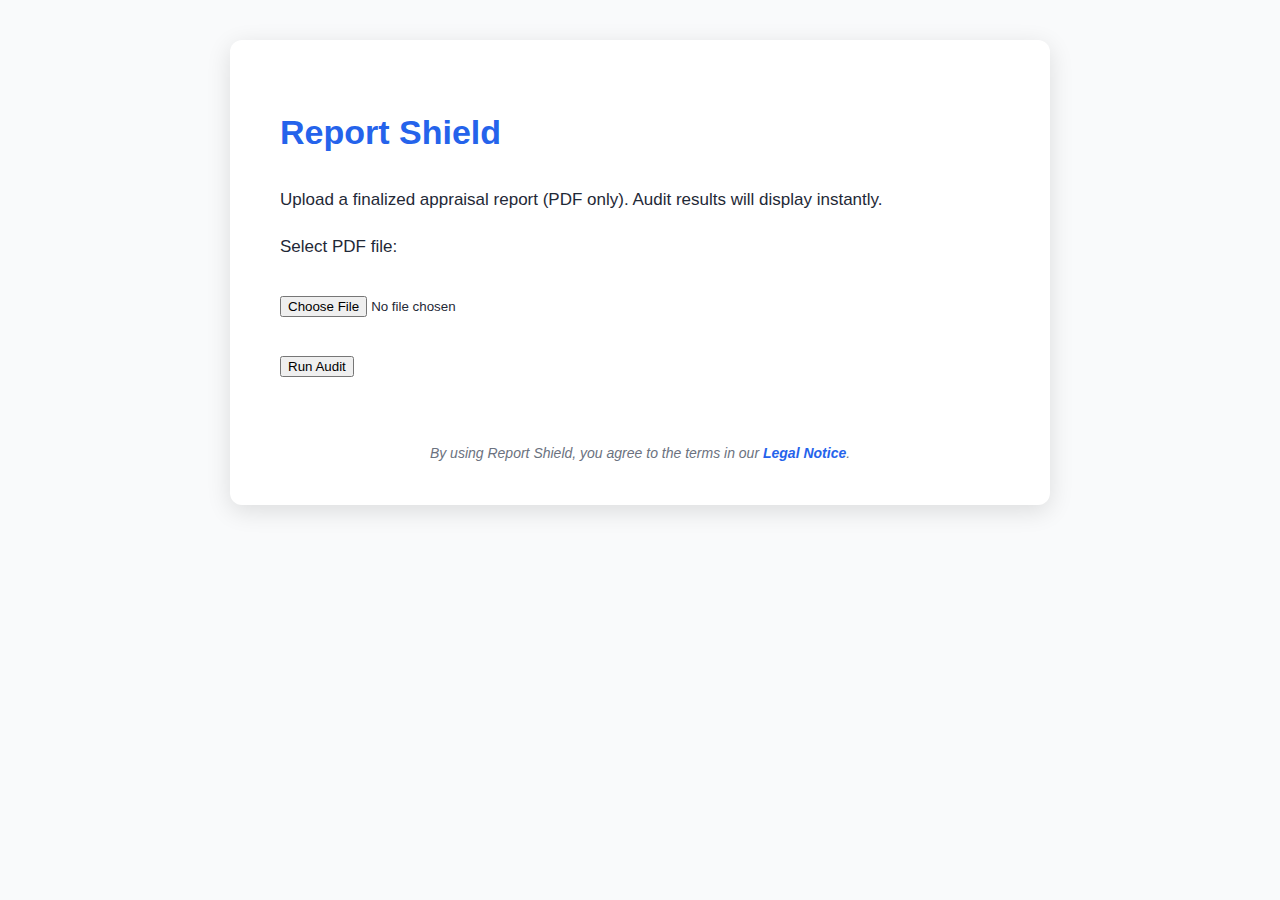
<file: templates/index.html>
<!DOCTYPE html>
<html lang="en">
<head>
  <meta charset="UTF-8" />
  <meta name="viewport" content="width=device-width, initial-scale=1" />
  <title>Upload Report – Report Shield</title>
  <link rel="stylesheet" href="/static/style.css" />
</head>
<body>
  <main class="container" role="main" aria-labelledby="page-title">
    <h1 id="page-title">Report Shield</h1>
    <p>Upload a finalized appraisal report (PDF only). Audit results will display instantly.</p>

    <form method="POST" enctype="multipart/form-data">
      <label for="file">Select PDF file:</label><br /><br />
      <input type="file" name="file" accept=".pdf" required /><br /><br />
      <button type="submit">Run Audit</button>
    </form>

    <footer style="margin-top: 60px; font-size: 14px; color: #6b7280;">
      By using Report Shield, you agree to the terms in our
      <a href="/legal?key=your-access-key">Legal Notice</a>.
    </footer>
  </main>
</body>
</html>
</file>
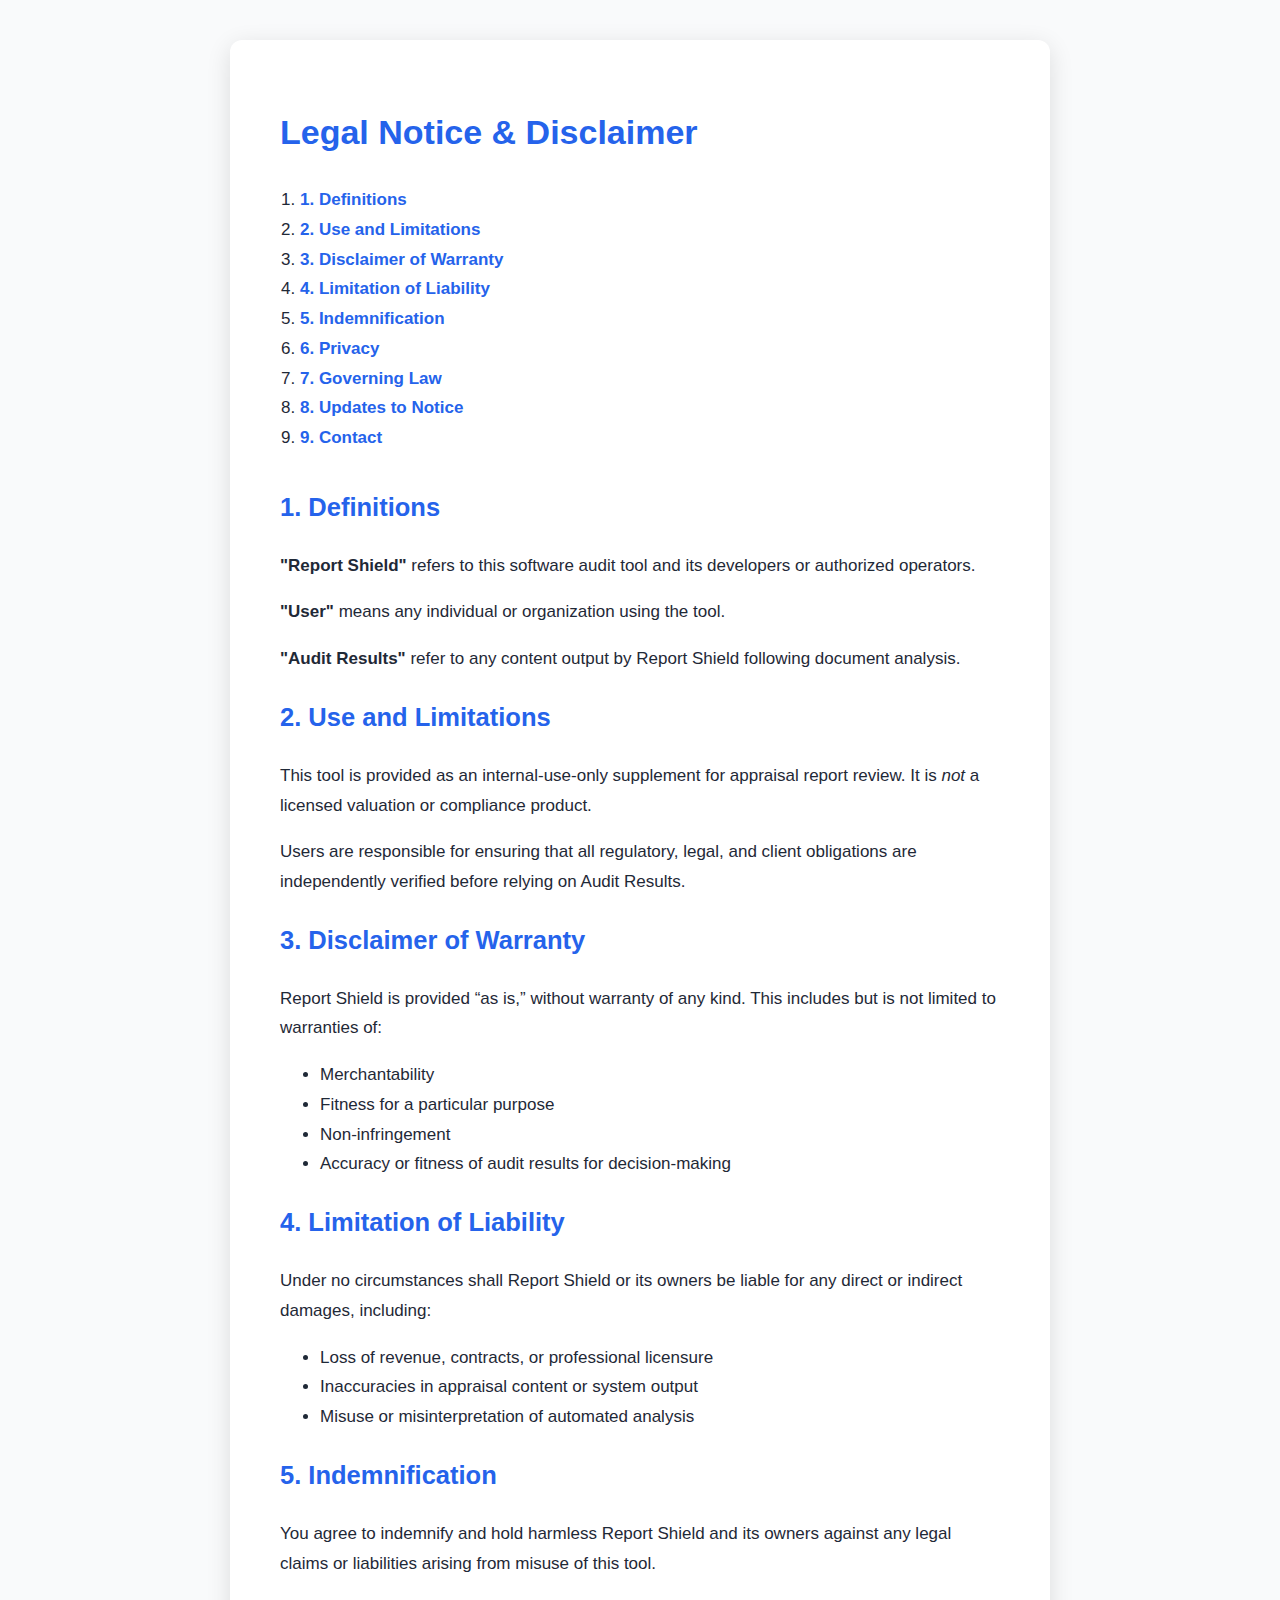
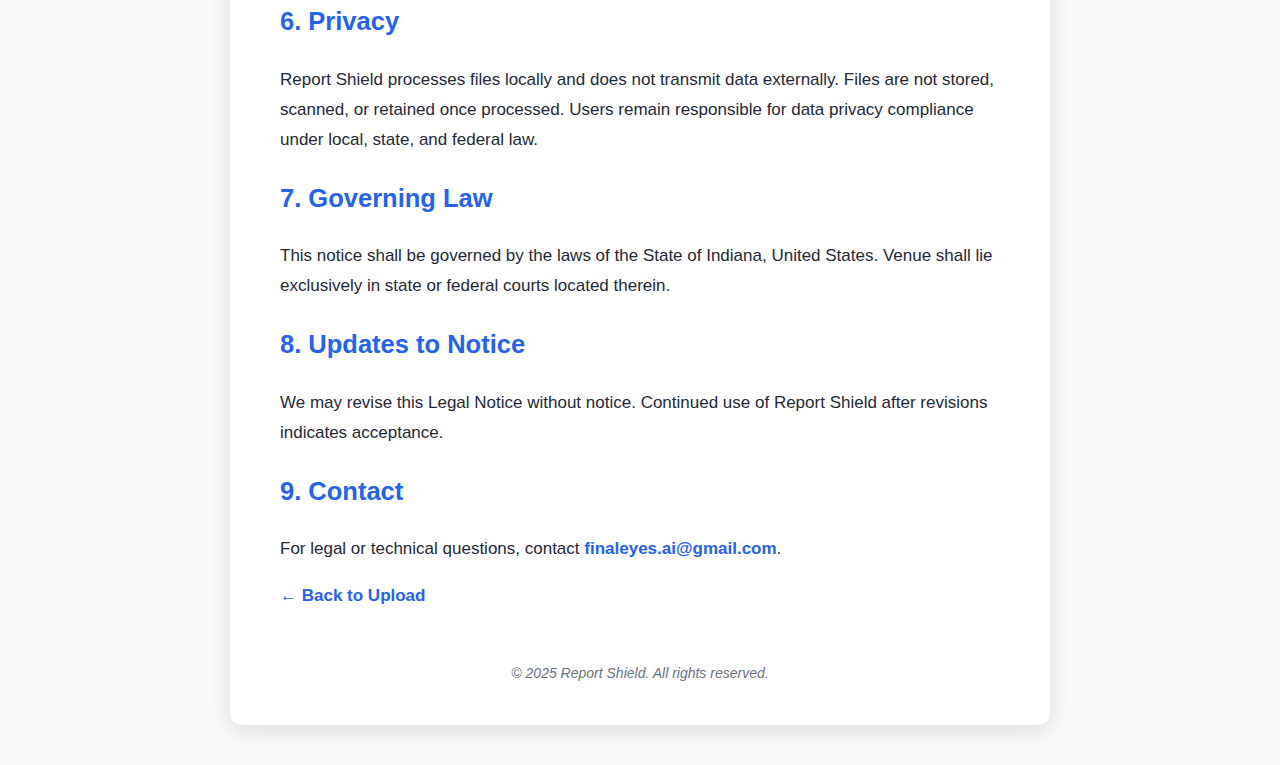
<file: templates/legal.html>
<!DOCTYPE html>
<html lang="en">
<head>
  <meta charset="UTF-8" />
  <meta name="viewport" content="width=device-width, initial-scale=1" />
  <title>Legal Notice & Disclaimer - Report Shield</title>
  <link rel="stylesheet" href="/static/style.css" />
</head>
<body>
  <main class="container" role="main" aria-labelledby="page-title">
    <h1 id="page-title">Legal Notice & Disclaimer</h1>

    <nav aria-label="Table of Contents">
      <ol>
        <li><a href="#definitions">1. Definitions</a></li>
        <li><a href="#use-limitations">2. Use and Limitations</a></li>
        <li><a href="#disclaimer">3. Disclaimer of Warranty</a></li>
        <li><a href="#liability">4. Limitation of Liability</a></li>
        <li><a href="#indemnification">5. Indemnification</a></li>
        <li><a href="#privacy">6. Privacy</a></li>
        <li><a href="#governing-law">7. Governing Law</a></li>
        <li><a href="#updates">8. Updates to Notice</a></li>
        <li><a href="#contact">9. Contact</a></li>
      </ol>
    </nav>

    <section id="definitions">
      <h2>1. Definitions</h2>
      <p><strong>"Report Shield"</strong> refers to this software audit tool and its developers or authorized operators.</p>
      <p><strong>"User"</strong> means any individual or organization using the tool.</p>
      <p><strong>"Audit Results"</strong> refer to any content output by Report Shield following document analysis.</p>
    </section>

    <section id="use-limitations">
      <h2>2. Use and Limitations</h2>
      <p>This tool is provided as an internal-use-only supplement for appraisal report review. It is <em>not</em> a licensed valuation or compliance product.</p>
      <p>Users are responsible for ensuring that all regulatory, legal, and client obligations are independently verified before relying on Audit Results.</p>
    </section>

    <section id="disclaimer">
      <h2>3. Disclaimer of Warranty</h2>
      <p>Report Shield is provided “as is,” without warranty of any kind. This includes but is not limited to warranties of:</p>
      <ul>
        <li>Merchantability</li>
        <li>Fitness for a particular purpose</li>
        <li>Non-infringement</li>
        <li>Accuracy or fitness of audit results for decision-making</li>
      </ul>
    </section>

    <section id="liability">
      <h2>4. Limitation of Liability</h2>
      <p>Under no circumstances shall Report Shield or its owners be liable for any direct or indirect damages, including:</p>
      <ul>
        <li>Loss of revenue, contracts, or professional licensure</li>
        <li>Inaccuracies in appraisal content or system output</li>
        <li>Misuse or misinterpretation of automated analysis</li>
      </ul>
    </section>

    <section id="indemnification">
      <h2>5. Indemnification</h2>
      <p>You agree to indemnify and hold harmless Report Shield and its owners against any legal claims or liabilities arising from misuse of this tool.</p>
    </section>

    <section id="privacy">
      <h2>6. Privacy</h2>
      <p>Report Shield processes files locally and does not transmit data externally. Files are not stored, scanned, or retained once processed. Users remain responsible for data privacy compliance under local, state, and federal law.</p>
    </section>

    <section id="governing-law">
      <h2>7. Governing Law</h2>
      <p>This notice shall be governed by the laws of the State of Indiana, United States. Venue shall lie exclusively in state or federal courts located therein.</p>
    </section>

    <section id="updates">
      <h2>8. Updates to Notice</h2>
      <p>We may revise this Legal Notice without notice. Continued use of Report Shield after revisions indicates acceptance.</p>
    </section>

    <section id="contact">
      <h2>9. Contact</h2>
      <p>For legal or technical questions, contact <a href="mailto:finaleyes.ai@gmail.com">finaleyes.ai@gmail.com</a>.</p>
    </section>

    <a href="/" class="back-link" aria-label="Back to upload page">← Back to Upload</a>

    <footer>© 2025 Report Shield. All rights reserved.</footer>
  </main>
</body>
</html>
</file>
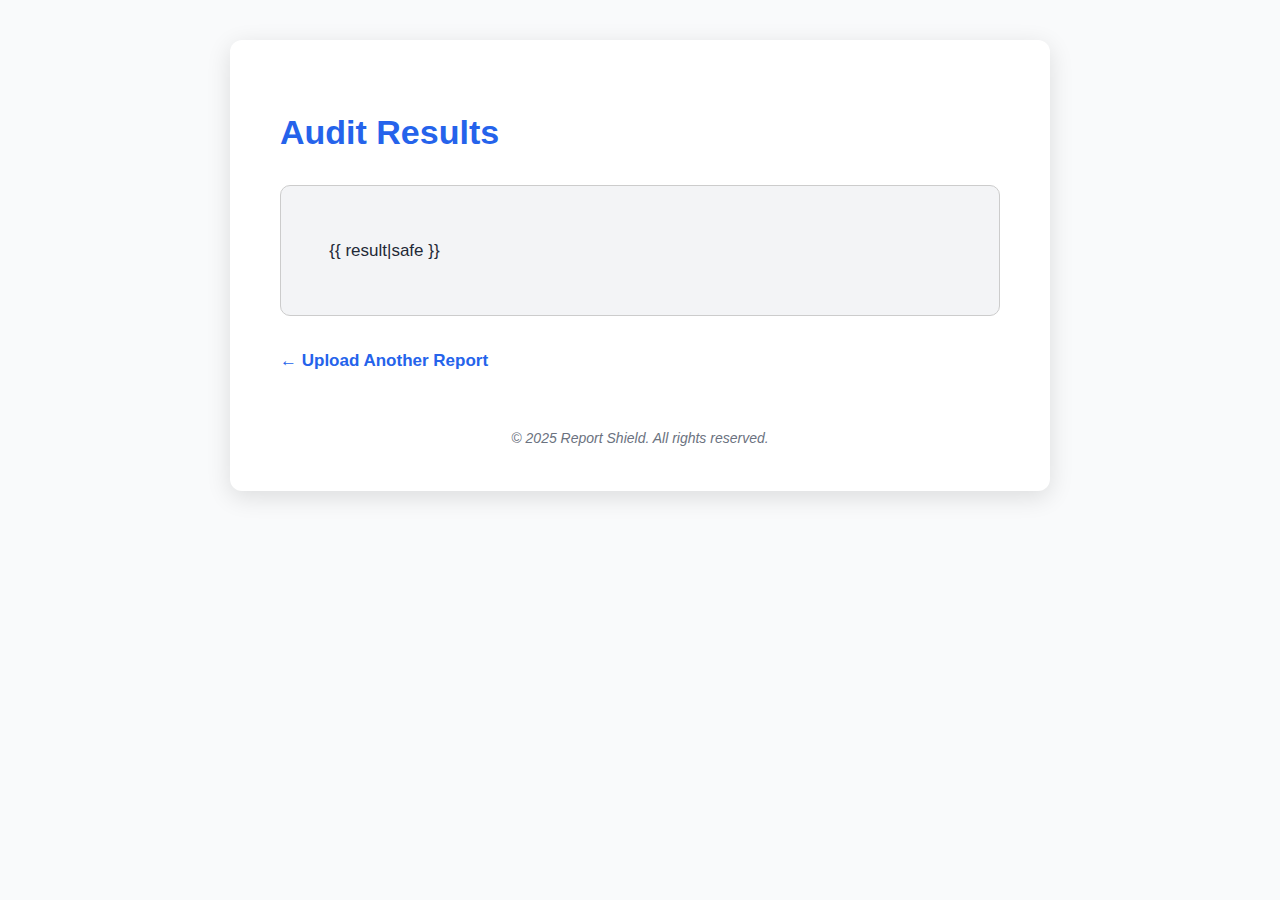
<file: templates/result.html>
<!DOCTYPE html>
<html lang="en">
<head>
  <meta charset="UTF-8" />
  <meta name="viewport" content="width=device-width, initial-scale=1" />
  <title>Audit Results – Report Shield</title>
  <link rel="stylesheet" href="/static/style.css" />
</head>
<body>
  <main class="container" role="main">
    <h1>Audit Results</h1>

    <div style="white-space: pre-wrap; border: 1px solid #ccc; padding: 20px; border-radius: 10px; background-color: #f3f4f6;">
      {{ result|safe }}
    </div>

    <p style="margin-top: 30px;">
      <a href="/">← Upload Another Report</a>
    </p>

    <footer>© 2025 Report Shield. All rights reserved.</footer>
  </main>
</body>
</html>
</file>
<file: static/style.css>
body {
  font-family: 'Segoe UI', Tahoma, sans-serif;
  background-color: #f9fafb;
  color: #1f2937;
  margin: 0;
  padding: 40px 20px;
}

.container {
  max-width: 720px;
  margin: auto;
  background: #fff;
  border-radius: 12px;
  box-shadow: 0 6px 24px rgba(0, 0, 0, 0.12);
  padding: 40px 50px;
  line-height: 1.75;
  font-size: 17px;
}

h1, h2 {
  color: #2563eb;
  font-weight: 700;
}

nav ol {
  margin-bottom: 32px;
  padding-left: 20px;
}

a {
  color: #2563eb;
  text-decoration: none;
  font-weight: bold;
}

a:hover,
a:focus {
  text-decoration: underline;
  outline: none;
}

footer {
  margin-top: 50px;
  font-size: 14px;
  color: #6b7280;
  text-align: center;
  font-style: italic;
}
</file>
